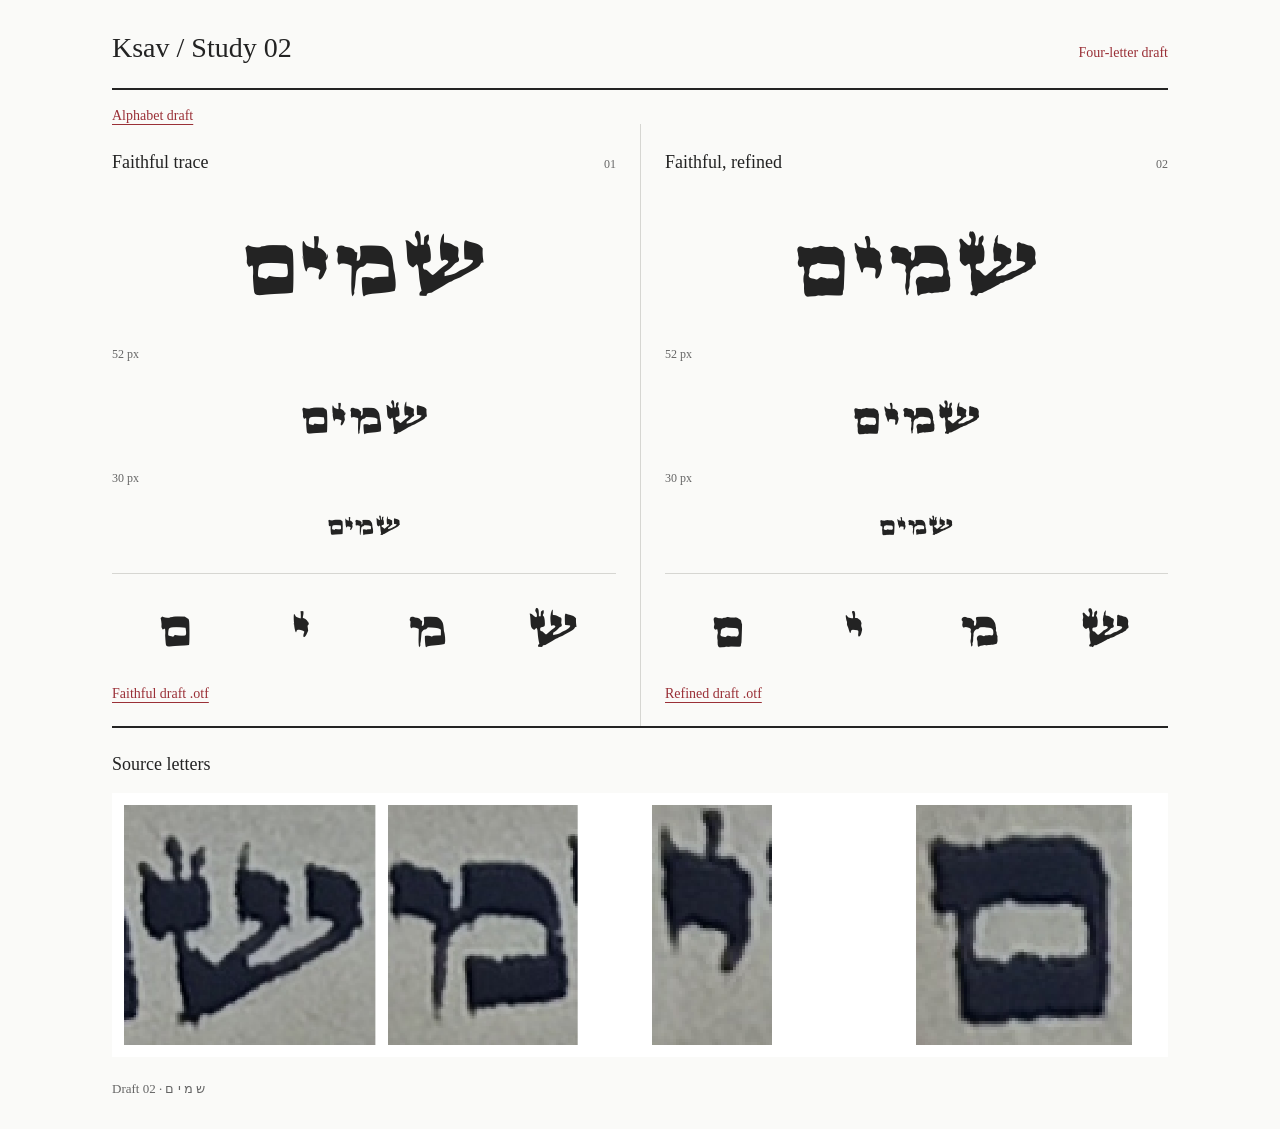
<file: index.html>
<!doctype html>
<html lang="en">
<head>
  <meta charset="utf-8">
  <meta name="viewport" content="width=device-width, initial-scale=1">
  <title>Ksav | Study 02</title>
  <link rel="stylesheet" href="assets/proof-fonts.css">
  <style>
    :root { --ink: #232323; --muted: #666; --line: #d6d6d2; --accent: #9a3037; }
    * { box-sizing: border-box; }
    body { margin: 0; color: var(--ink); background: #fafaf8; font-family: Georgia, serif; letter-spacing: 0; }
    main { max-width: 1120px; margin: 0 auto; padding: 32px; }
    header { display: flex; align-items: baseline; justify-content: space-between; gap: 20px; padding-bottom: 24px; border-bottom: 2px solid var(--ink); }
    h1 { margin: 0; font-size: 28px; font-weight: normal; }
    .edition { font-size: 14px; color: var(--accent); }
    h2 { margin: 0; font-size: 18px; font-weight: normal; }
    .comparison { display: grid; grid-template-columns: repeat(2, minmax(0, 1fr)); }
    .study { min-width: 0; padding: 28px 24px 24px 0; }
    .study + .study { padding-left: 24px; padding-right: 0; border-left: 1px solid var(--line); }
    .study-title { display: flex; justify-content: space-between; align-items: baseline; gap: 12px; }
    .study-title span, .size-label { font-size: 12px; color: var(--muted); }
    .faithful { font-family: "Ksav Faithful"; }
    .refined { font-family: "Ksav Refined"; }
    .word { direction: rtl; text-align: center; line-height: 1.35; margin: 18px 0; font-weight: normal; }
    .large { font-size: 100px; }
    .medium { font-size: 52px; }
    .small { font-size: 30px; }
    .glyphs { display: grid; grid-template-columns: repeat(4, minmax(0, 1fr)); direction: rtl; margin-top: 28px; border-top: 1px solid var(--line); }
    .glyphs span { text-align: center; font-size: 60px; line-height: 1.7; }
    .downloads { margin-top: 10px; font-size: 14px; }
    a { color: var(--accent); text-underline-offset: 4px; }
    nav { padding-top: 18px; font-size: 14px; }
    .source { padding-top: 26px; border-top: 2px solid var(--ink); }
    .source h2 { margin-bottom: 18px; }
    .source img { display: block; width: 100%; height: auto; }
    footer { margin-top: 24px; font-size: 13px; color: var(--muted); }
    @media (max-width: 640px) {
      main { padding: 20px; }
      header { flex-wrap: wrap; }
      .comparison { grid-template-columns: 1fr; }
      .study, .study + .study { padding: 24px 0; border-left: 0; }
      .study + .study { border-top: 1px solid var(--line); }
      .large { font-size: 82px; }
    }
    @media print { body { background: white; } main { padding: 0; } .downloads { display: none; } }
  </style>
</head>
<body>
  <main>
    <header><h1>Ksav / Study 02</h1><span class="edition">Four-letter draft</span></header>
    <nav><a href="alphabet.html">Alphabet draft</a></nav>
    <div class="comparison">
      <section class="study" aria-labelledby="faithful-title">
        <div class="study-title"><h2 id="faithful-title">Faithful trace</h2><span>01</span></div>
        <div class="word large faithful" lang="he" dir="rtl">שמים</div>
        <span class="size-label">52 px</span>
        <div class="word medium faithful" lang="he" dir="rtl">שמים</div>
        <span class="size-label">30 px</span>
        <div class="word small faithful" lang="he" dir="rtl">שמים</div>
        <div class="glyphs faithful" lang="he" aria-label="Shin, mem, yod, final mem"><span>ש</span><span>מ</span><span>י</span><span>ם</span></div>
        <div class="downloads"><a href="assets/ksav-faithful-draft.otf" download>Faithful draft .otf</a></div>
      </section>
      <section class="study" aria-labelledby="refined-title">
        <div class="study-title"><h2 id="refined-title">Faithful, refined</h2><span>02</span></div>
        <div class="word large refined" lang="he" dir="rtl">שמים</div>
        <span class="size-label">52 px</span>
        <div class="word medium refined" lang="he" dir="rtl">שמים</div>
        <span class="size-label">30 px</span>
        <div class="word small refined" lang="he" dir="rtl">שמים</div>
        <div class="glyphs refined" lang="he" aria-label="Shin, mem, yod, final mem"><span>ש</span><span>מ</span><span>י</span><span>ם</span></div>
        <div class="downloads"><a href="assets/ksav-refined-draft.otf" download>Refined draft .otf</a></div>
      </section>
    </div>
    <section class="source"><h2>Source letters</h2><img src="assets/letter-selection.png" width="1760" height="440" alt="Four cropped handwritten letters, ordered shin, mem, yod and final mem from left to right."></section>
    <footer>Draft 02 · ש מ י ם</footer>
  </main>
</body>
</html>
</file>
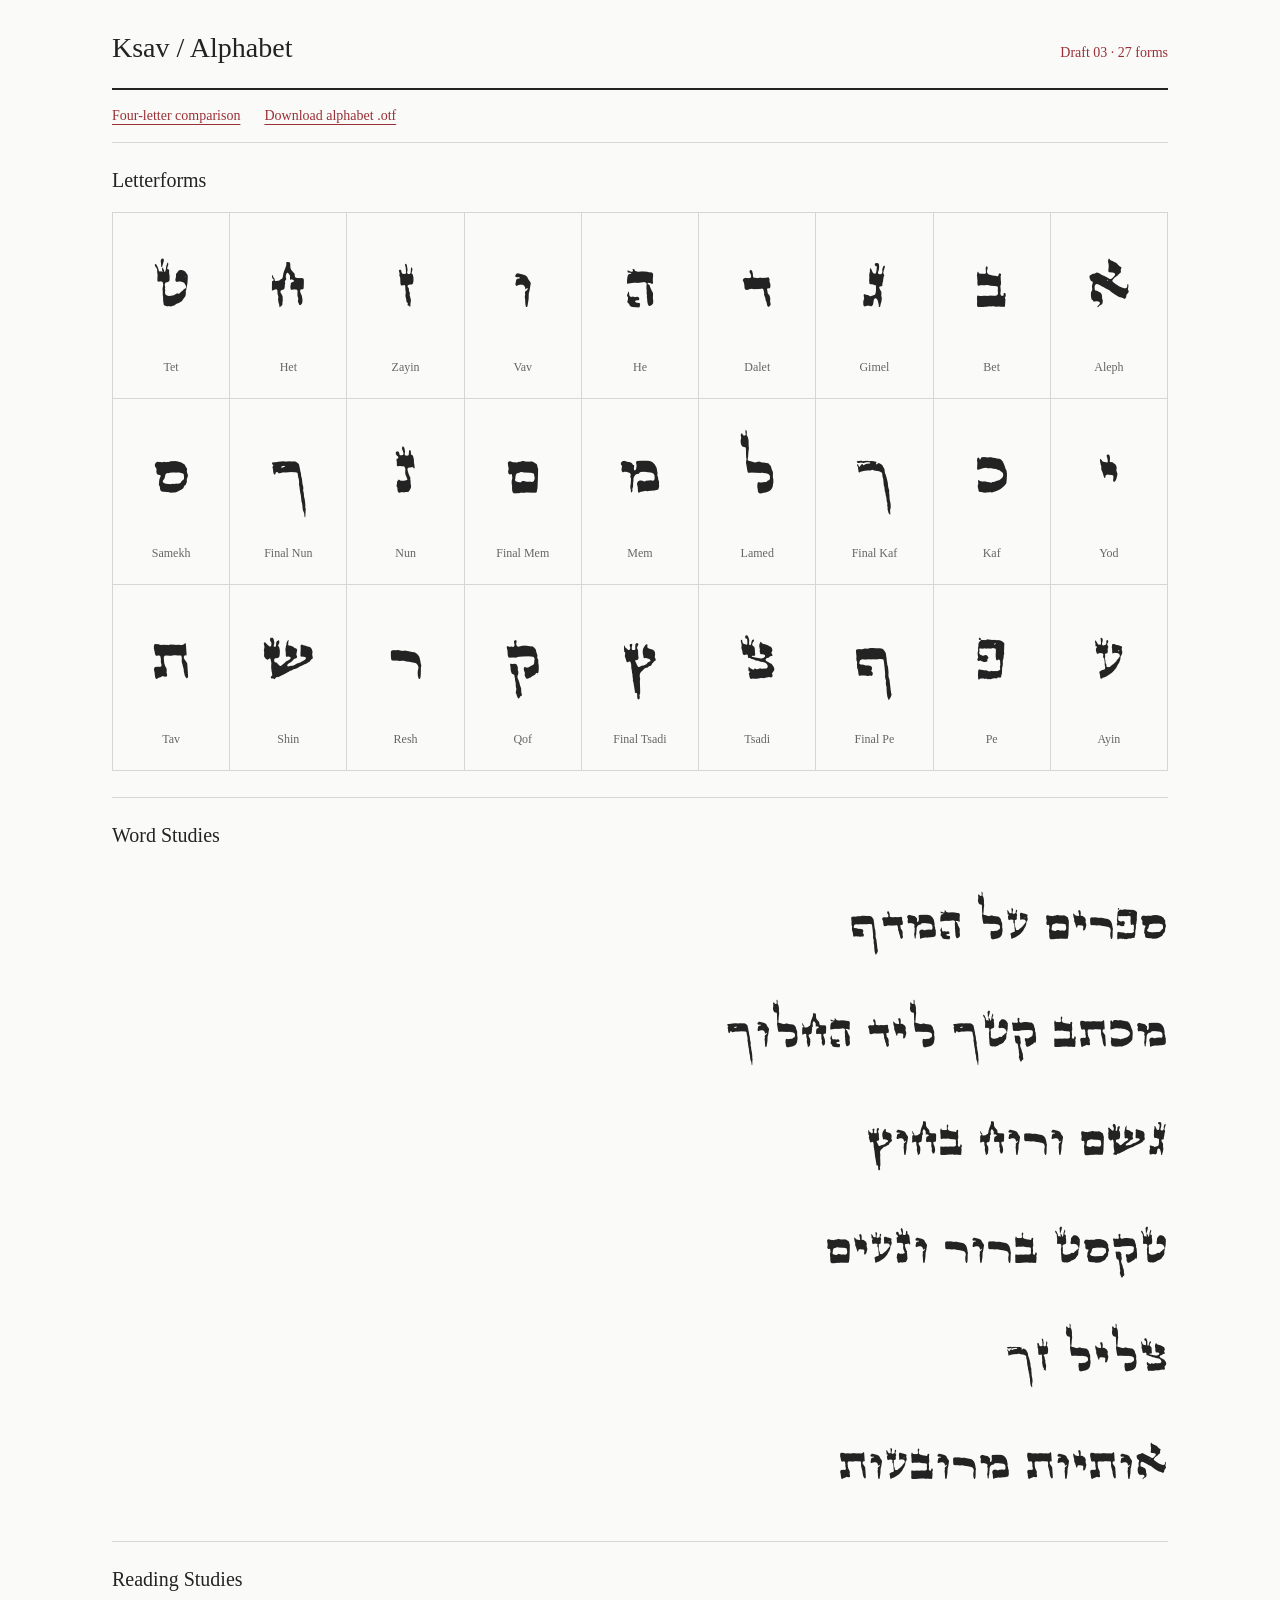
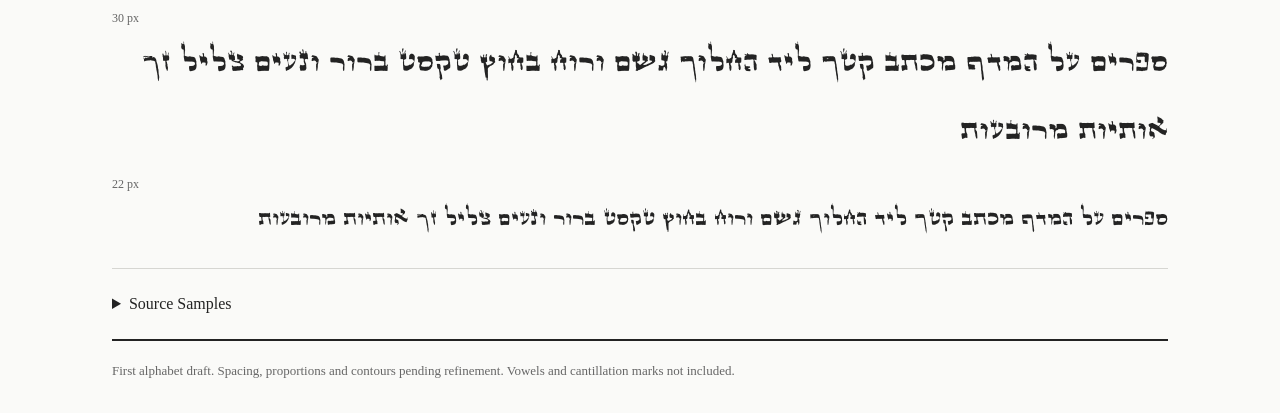
<file: alphabet.html>
<!doctype html>
<html lang="en">
<head>
  <meta charset="utf-8">
  <meta name="viewport" content="width=device-width, initial-scale=1">
  <title>Ksav | Alphabet Draft</title>
  <link rel="stylesheet" href="assets/proof-fonts.css">
  <style>
    :root { --ink: #232323; --muted: #666; --line: #d6d6d2; --accent: #9a3037; }
    * { box-sizing: border-box; }
    body { margin: 0; color: var(--ink); background: #fafaf8; font-family: Georgia, serif; letter-spacing: 0; }
    main { max-width: 1120px; margin: 0 auto; padding: 32px; }
    header { display: flex; align-items: baseline; justify-content: space-between; gap: 20px; padding-bottom: 24px; border-bottom: 2px solid var(--ink); }
    h1 { margin: 0; font-size: 28px; font-weight: normal; }
    .edition { color: var(--accent); font-size: 14px; }
    nav { display: flex; flex-wrap: wrap; gap: 24px; padding: 18px 0; font-size: 14px; }
    a { color: var(--accent); text-underline-offset: 4px; }
    h2 { margin: 0 0 20px; font-size: 20px; font-weight: normal; }
    section { padding: 26px 0; border-top: 1px solid var(--line); }
    .alphabet { display: grid; grid-template-columns: repeat(auto-fit, minmax(110px, 1fr)); direction: rtl; border-top: 1px solid var(--line); border-left: 1px solid var(--line); }
    .letter { min-width: 0; height: 186px; border-right: 1px solid var(--line); border-bottom: 1px solid var(--line); text-align: center; }
    .glyph { display: block; height: 144px; font-family: "Ksav Alphabet"; font-size: 64px; line-height: 2.2; }
    .name { display: block; direction: ltr; color: var(--muted); font-size: 12px; line-height: 20px; }
    .samples { font-family: "Ksav Alphabet"; direction: rtl; text-align: right; }
    .samples p { margin: 0; line-height: 2.25; overflow-wrap: anywhere; }
    .display { font-size: 48px; }
    .reading { font-size: 30px; }
    .fine { font-size: 22px; }
    .size-label { display: block; margin-top: 16px; color: var(--muted); font-size: 12px; }
    img { display: block; width: 100%; height: auto; margin-top: 18px; }
    summary { cursor: pointer; font-size: 16px; }
    footer { padding-top: 20px; border-top: 2px solid var(--ink); color: var(--muted); font-size: 13px; line-height: 1.6; }
    @media (max-width: 640px) {
      main { padding: 20px; }
      header { flex-wrap: wrap; gap: 10px; }
      .alphabet { grid-template-columns: repeat(3, minmax(0, 1fr)); }
      .display { font-size: 36px; }
    }
    @media print { body { background: white; } main { padding: 0; } nav { display: none; } .letter { break-inside: avoid; } }
  </style>
</head>
<body>
  <main>
    <header><h1>Ksav / Alphabet</h1><span class="edition">Draft 03 · 27 forms</span></header>
    <nav><a href="index.html">Four-letter comparison</a><a href="assets/ksav-alphabet-draft.otf" download>Download alphabet .otf</a></nav>
    <section>
      <h2>Letterforms</h2>
      <div class="alphabet" lang="he">
        <div class="letter"><span class="glyph">א</span><span class="name">Aleph</span></div>
        <div class="letter"><span class="glyph">ב</span><span class="name">Bet</span></div>
        <div class="letter"><span class="glyph">ג</span><span class="name">Gimel</span></div>
        <div class="letter"><span class="glyph">ד</span><span class="name">Dalet</span></div>
        <div class="letter"><span class="glyph">ה</span><span class="name">He</span></div>
        <div class="letter"><span class="glyph">ו</span><span class="name">Vav</span></div>
        <div class="letter"><span class="glyph">ז</span><span class="name">Zayin</span></div>
        <div class="letter"><span class="glyph">ח</span><span class="name">Het</span></div>
        <div class="letter"><span class="glyph">ט</span><span class="name">Tet</span></div>
        <div class="letter"><span class="glyph">י</span><span class="name">Yod</span></div>
        <div class="letter"><span class="glyph">כ</span><span class="name">Kaf</span></div>
        <div class="letter"><span class="glyph">ך</span><span class="name">Final Kaf</span></div>
        <div class="letter"><span class="glyph">ל</span><span class="name">Lamed</span></div>
        <div class="letter"><span class="glyph">מ</span><span class="name">Mem</span></div>
        <div class="letter"><span class="glyph">ם</span><span class="name">Final Mem</span></div>
        <div class="letter"><span class="glyph">נ</span><span class="name">Nun</span></div>
        <div class="letter"><span class="glyph">ן</span><span class="name">Final Nun</span></div>
        <div class="letter"><span class="glyph">ס</span><span class="name">Samekh</span></div>
        <div class="letter"><span class="glyph">ע</span><span class="name">Ayin</span></div>
        <div class="letter"><span class="glyph">פ</span><span class="name">Pe</span></div>
        <div class="letter"><span class="glyph">ף</span><span class="name">Final Pe</span></div>
        <div class="letter"><span class="glyph">צ</span><span class="name">Tsadi</span></div>
        <div class="letter"><span class="glyph">ץ</span><span class="name">Final Tsadi</span></div>
        <div class="letter"><span class="glyph">ק</span><span class="name">Qof</span></div>
        <div class="letter"><span class="glyph">ר</span><span class="name">Resh</span></div>
        <div class="letter"><span class="glyph">ש</span><span class="name">Shin</span></div>
        <div class="letter"><span class="glyph">ת</span><span class="name">Tav</span></div>
      </div>
    </section>
    <section>
      <h2>Word Studies</h2>
      <div class="samples display" lang="he" dir="rtl">
        <p>ספרים על המדף</p>
        <p>מכתב קטן ליד החלון</p>
        <p>גשם ורוח בחוץ</p>
        <p>טקסט ברור ונעים</p>
        <p>צליל זך</p>
        <p>אותיות מרובעות</p>
      </div>
    </section>
    <section>
      <h2>Reading Studies</h2>
      <span class="size-label">30 px</span>
      <div class="samples reading" lang="he" dir="rtl"><p>ספרים על המדף מכתב קטן ליד החלון גשם ורוח בחוץ טקסט ברור ונעים צליל זך אותיות מרובעות</p></div>
      <span class="size-label">22 px</span>
      <div class="samples fine" lang="he" dir="rtl"><p>ספרים על המדף מכתב קטן ליד החלון גשם ורוח בחוץ טקסט ברור ונעים צליל זך אותיות מרובעות</p></div>
    </section>
    <section><details><summary>Source Samples</summary><img src="assets/alphabet-source-selection.png" width="1120" height="800" alt="Labelled crops of the 27 original handwritten letterforms."></details></section>
    <footer>First alphabet draft. Spacing, proportions and contours pending refinement. Vowels and cantillation marks not included.</footer>
  </main>
</body>
</html>
</file>
<file: assets/proof-fonts.css>
@font-face { font-family: "Ksav Faithful"; src: url("[data-uri]") format("opentype"); font-display: block; }
@font-face { font-family: "Ksav Refined"; src: url("[data-uri]") format("opentype"); font-display: block; }
@font-face { font-family: "Ksav Alphabet"; src: url("[data-uri]") format("opentype"); font-display: block; }
</file>
